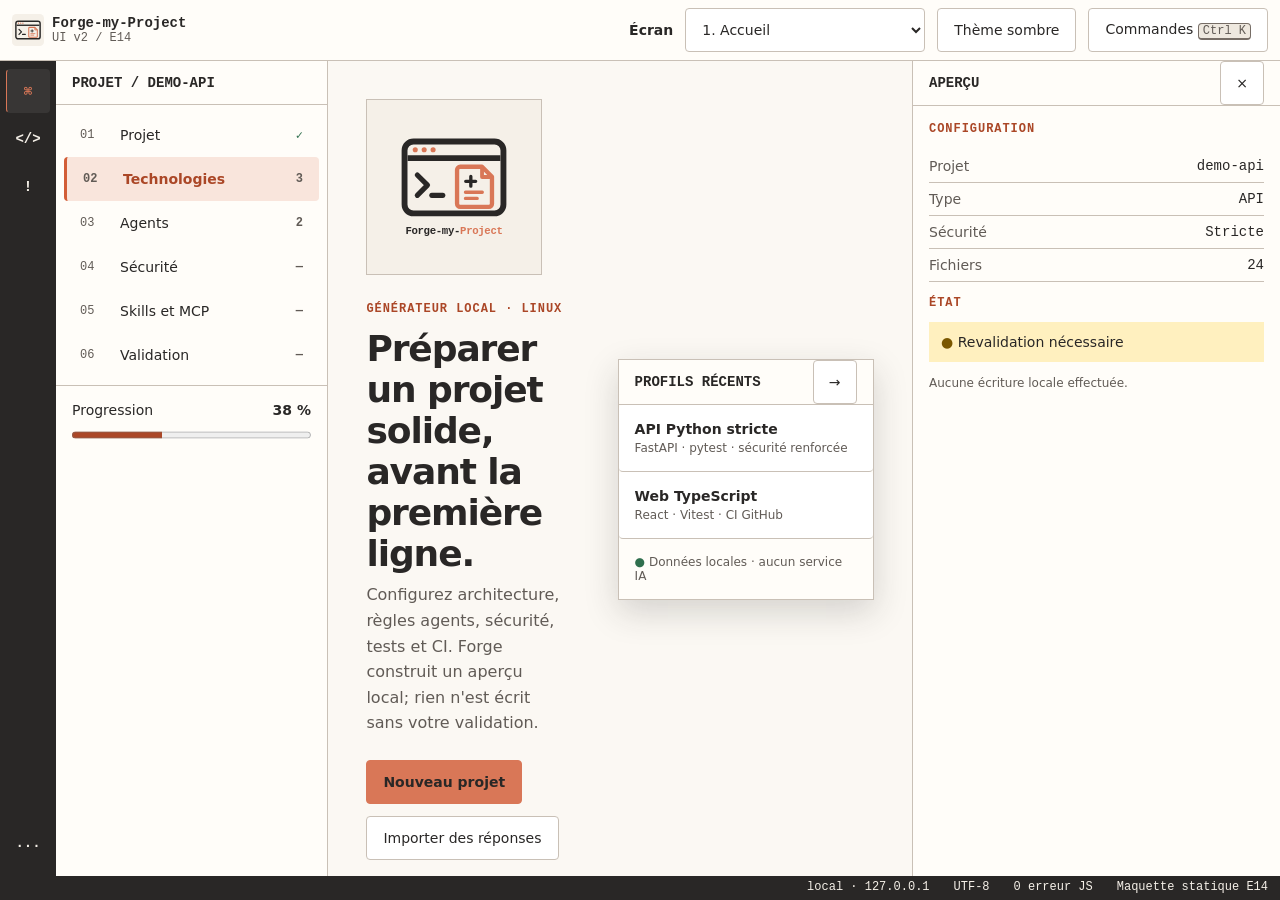
<file: docs/design-system/mockups/index.html>
<!doctype html>
<html lang="fr" data-theme="light">
<head>
  <meta charset="utf-8">
  <meta name="viewport" content="width=device-width, initial-scale=1">
  <title>Maquettes UI v2 — Forge-my-Project</title>
  <link rel="stylesheet" href="../tokens.css">
  <link rel="stylesheet" href="../components.css">
  <link rel="stylesheet" href="mockups.css">
  <script src="mockups.js" defer></script>
</head>
<body>
  <a class="skip-link" href="#workspace">Aller à la maquette</a>
  <header class="specimen-bar">
    <a class="brand" href="#welcome" aria-label="Forge-my-Project, accueil des maquettes">
      <img src="../../../assets/favicon.svg" alt="" width="32" height="32">
      <span>Forge-my-Project <small>UI v2 / E14</small></span>
    </a>
    <label class="screen-label" for="screen">Écran</label>
    <select id="screen">
      <option value="welcome">1. Accueil</option>
      <option value="questionnaire">2. Questionnaire</option>
      <option value="technologies">3. Technologies et agents</option>
      <option value="explorer">4. Exploration du projet</option>
      <option value="editor">5. Édition et validation</option>
      <option value="diagnostics">6. Diagnostics et sécurité</option>
    </select>
    <button type="button" id="theme" aria-pressed="false">Thème sombre</button>
    <button type="button" id="open-palette" aria-haspopup="dialog" aria-keyshortcuts="Control+K Control+Shift+P">Commandes <span class="kbd" aria-hidden="true">Ctrl K</span></button>
  </header>

  <main id="workspace" class="workspace" tabindex="-1">
    <aside class="activity" aria-label="Navigation principale">
      <button class="activity-item selected" type="button" aria-label="Configurer" title="Configurer">⌘</button>
      <button class="activity-item" type="button" aria-label="Explorer" title="Explorer">&lt;/&gt;</button>
      <button class="activity-item" type="button" aria-label="Diagnostics" title="Diagnostics">!</button>
      <span class="activity-spacer"></span>
      <button class="activity-item" type="button" aria-label="Réglages" title="Réglages">···</button>
    </aside>

    <aside class="navigation panel" aria-label="Étapes du projet">
      <div class="panel-header"><h2 class="panel-title">PROJET / DEMO-API</h2></div>
      <nav>
        <ol class="steps">
          <li class="done"><button type="button"><span>01</span> Projet <b>✓</b></button></li>
          <li class="current"><button type="button" aria-current="step"><span>02</span> Technologies <b>3</b></button></li>
          <li><button type="button"><span>03</span> Agents <b>2</b></button></li>
          <li><button type="button"><span>04</span> Sécurité <b>—</b></button></li>
          <li><button type="button"><span>05</span> Skills et MCP <b>—</b></button></li>
          <li><button type="button"><span>06</span> Validation <b>—</b></button></li>
        </ol>
      </nav>
      <div class="nav-foot"><span>Progression</span><strong>38 %</strong><progress value="38" max="100">38 %</progress></div>
    </aside>

    <section class="stage" aria-live="polite">
      <article class="screen" data-screen="welcome" id="welcome">
        <div class="welcome-grid">
          <section class="welcome-copy">
            <img src="../../../assets/logo.svg" alt="Forge-my-Project" class="full-logo">
            <p class="eyebrow">GÉNÉRATEUR LOCAL · LINUX</p>
            <h1>Préparer un projet solide,<br>avant la première ligne.</h1>
            <p>Configurez architecture, règles agents, sécurité, tests et CI. Forge construit un aperçu local; rien n'est écrit sans votre validation.</p>
            <div class="actions"><button class="button-primary" type="button">Nouveau projet</button><button type="button">Importer des réponses</button></div>
          </section>
          <aside class="recent panel" aria-labelledby="recent-title">
            <div class="panel-header"><h2 class="panel-title" id="recent-title">PROFILS RÉCENTS</h2><button class="icon-button" type="button" aria-label="Afficher tous les profils">→</button></div>
            <button class="recent-item" type="button"><strong>API Python stricte</strong><span>FastAPI · pytest · sécurité renforcée</span></button>
            <button class="recent-item" type="button"><strong>Web TypeScript</strong><span>React · Vitest · CI GitHub</span></button>
            <p class="local-note"><span aria-hidden="true">●</span> Données locales · aucun service IA</p>
          </aside>
        </div>
      </article>

      <article class="screen" data-screen="questionnaire" hidden>
        <header class="screen-heading"><div><p class="eyebrow">01 / PROJET</p><h1>Définir le projet</h1><p>Les champs structurent les documents générés. Votre description reste une donnée.</p></div><span class="badge">Brouillon enregistré</span></header>
        <form class="form-grid">
          <div class="field span-2"><label for="project-name">Nom du projet</label><input id="project-name" value="demo-api" aria-describedby="project-name-help"><p id="project-name-help" class="field-help">Minuscules, chiffres et tirets · 3 à 50 caractères</p></div>
          <div class="field"><label for="project-type">Type</label><select id="project-type"><option>API</option></select></div>
          <div class="field"><label for="profile">Profil</label><select id="profile"><option>API Python stricte</option></select></div>
          <div class="field span-2"><label for="description">Description et objectifs</label><textarea id="description" rows="5">Service local de démonstration, sans code métier généré.</textarea><p class="field-help">1 944 caractères disponibles</p></div>
          <fieldset class="architecture span-2"><legend>Architecture</legend><label><input type="radio" name="arch" checked> Suggestion des règles locales</label><label><input type="radio" name="arch"> Définition manuelle</label><pre>src/ → domaine / application / adaptateurs
tests/ → unitaires / intégration / e2e</pre></fieldset>
        </form>
      </article>

      <article class="screen" data-screen="technologies" hidden>
        <header class="screen-heading"><div><p class="eyebrow">02–03 / TECHNOLOGIES ET AGENTS</p><h1>Composer l'environnement</h1><p>Les incompatibilités sont explicites; les choix masqués ne sont pas envoyés.</p></div><label class="search"><span class="sr-only">Rechercher</span><input type="search" placeholder="Rechercher une technologie…"></label></header>
        <div class="selection-layout">
          <section><h2 class="group-title">LANGAGE · 1 SUR 1</h2><div class="choice-grid"><label class="choice selected-choice"><input type="radio" name="lang" checked><strong>Python</strong><span>3.12 · préféré</span></label><label class="choice"><input type="radio" name="lang"><strong>TypeScript</strong><span>6.0</span></label></div><h2 class="group-title">FRAMEWORK · 1 SUR 2</h2><div class="choice-grid"><label class="choice selected-choice"><input type="checkbox" checked><strong>FastAPI</strong><span>API typée</span></label><label class="choice"><input type="checkbox"><strong>Django</strong><span>Application complète</span></label></div></section>
          <aside class="selection-summary panel"><div class="panel-header"><h2 class="panel-title">SÉLECTION</h2><span class="badge">3 éléments</span></div><ul><li><span>Python</span><button aria-label="Retirer Python">×</button></li><li><span>FastAPI</span><button aria-label="Retirer FastAPI">×</button></li><li><span>pytest</span><button aria-label="Retirer pytest">×</button></li></ul><h3>Agents</h3><label class="agent"><input type="checkbox" checked> Codex <small>AGENTS.md</small></label><label class="agent"><input type="checkbox" checked> Claude Code <small>CLAUDE.md</small></label><p class="compat status-pass">✓ Configuration compatible</p></aside>
        </div>
      </article>

      <article class="screen editor-screen" data-screen="explorer" hidden>
        <div class="tabs" aria-label="Aperçu des vues proposées"><span class="tab" aria-current="page">Explorateur</span><span class="tab">Architecture</span><span class="tab">Aperçu</span></div>
        <div class="work-grid"><section class="tree panel" aria-labelledby="tree-title"><div class="panel-header"><h2 class="panel-title" id="tree-title">FICHIERS · 24</h2><button class="icon-button" aria-label="Réduire tous les dossiers">−</button></div><ul><li>▾ .github<ul><li>⌗ workflows/ci.yml</li></ul></li><li>▾ docs<ul><li>◇ ARCHITECTURE.md</li><li>◇ SECURITY.md</li></ul></li><li>▾ src<ul><li class="selected-file">◇ demo_api/__init__.py</li></ul></li><li>◇ AGENTS.md</li><li>◇ pyproject.toml</li></ul></section><section class="diagram panel"><div class="panel-header"><h2 class="panel-title">ARCHITECTURE</h2><span class="badge">Synchronisée</span></div><div class="diagram-canvas"><div class="node domain"><span>DOMAINE</span><strong>demo_api</strong><small>pur · sans dépendance</small></div><div class="arrow">↓</div><div class="node app"><span>APPLICATION</span><strong>services</strong><small>cas d'usage</small></div><div class="arrow split">↙ &nbsp; ↘</div><div class="node-row"><div class="node"><span>ENTRÉE</span><strong>FastAPI</strong></div><div class="node"><span>SORTIE</span><strong>adaptateurs</strong></div></div></div></section></div>
      </article>

      <article class="screen editor-screen" data-screen="editor" hidden>
        <div class="tabs" aria-label="Aperçu des fichiers ouverts"><span class="tab" aria-current="page">AGENTS.md <span aria-hidden="true">●</span></span><span class="tab">pyproject.toml</span></div>
        <div class="code-layout"><section class="code panel" aria-label="Éditeur AGENTS.md"><div class="code-lines" aria-hidden="true">1<br>2<br>3<br>4<br>5<br>6<br>7<br>8</div><pre><span class="syntax-h"># demo-api — instructions agents</span>

<span class="syntax-h">## Mission</span>
Construire une API locale maintenable.

<span class="syntax-h">## Commandes</span>
<span class="syntax-code">pytest -q</span>
<span class="syntax-code">ruff check .</span></pre></section><aside class="validation panel"><div class="panel-header"><h2 class="panel-title">VALIDATION</h2><span class="status status-warn">1 MODIFIÉ</span></div><div class="check-row"><span class="status-pass">✓</span><div><strong>Chemins</strong><small>Ensemble exact conservé</small></div></div><div class="check-row"><span class="status-pass">✓</span><div><strong>Contenu</strong><small>Aucun secret détecté</small></div></div><div class="check-row"><span class="status-warn">●</span><div><strong>Serveur</strong><small>Revalidation requise</small></div></div><button class="button-primary" type="button">Valider les modifications</button><button type="button">Rétablir le fichier</button></aside></div>
      </article>

      <article class="screen" data-screen="diagnostics" hidden>
        <header class="screen-heading"><div><p class="eyebrow">06 / VALIDATION</p><h1>Diagnostics et sécurité</h1><p>Les contrôles non vérifiés restent visibles et ne deviennent jamais PASS.</p></div><button class="button-primary" type="button">Relancer les contrôles</button></header>
        <div class="diagnostic-summary"><div><strong>18</strong><span class="status-pass">✓ PASS</span></div><div><strong>2</strong><span class="status-warn">? NON VÉRIFIÉ</span></div><div><strong>1</strong><span class="status-fail">× BLOQUANT</span></div></div>
        <section class="panel diagnostics-list" aria-label="Liste des diagnostics"><div class="filters"><button class="active-filter" type="button">Tous 21</button><button type="button">Bloquants 1</button><button type="button">Non vérifiés 2</button><label><span class="sr-only">Filtrer les diagnostics</span><input type="search" placeholder="Filtrer…"></label></div><div class="diagnostic"><span class="status status-fail">× FAIL</span><div><strong>Version Python incompatible</strong><p>Python 3.10 ne satisfait pas la version minimale 3.11.</p><code>configuration.technologies.python</code></div><button type="button">Corriger</button></div><div class="diagnostic"><span class="status status-warn">? NON VÉRIFIÉ</span><div><strong>Vulnérabilités du registre</strong><p>Le contrôle réseau n'a pas été demandé. Une confirmation sera requise avant écriture.</p><code>verification.osv</code></div><button type="button">Examiner</button></div><div class="diagnostic"><span class="status status-pass">✓ PASS</span><div><strong>Secrets et chemins</strong><p>Aucun secret connu; tous les chemins restent relatifs.</p><code>filesystem.preview</code></div><button type="button">Détails</button></div></section>
      </article>
    </section>

    <aside class="preview panel" aria-label="Aperçu contextuel">
      <div class="panel-header"><h2 class="panel-title">APERÇU</h2><button class="icon-button" type="button" aria-label="Masquer l'aperçu">×</button></div>
      <div class="preview-body"><p class="eyebrow">CONFIGURATION</p><dl><div><dt>Projet</dt><dd>demo-api</dd></div><div><dt>Type</dt><dd>API</dd></div><div><dt>Sécurité</dt><dd>Stricte</dd></div><div><dt>Fichiers</dt><dd>24</dd></div></dl><p class="eyebrow">ÉTAT</p><p class="state-line"><span class="status-warn">●</span> Revalidation nécessaire</p><p class="field-help">Aucune écriture locale effectuée.</p></div>
    </aside>
  </main>

  <div class="palette-backdrop" id="palette" hidden>
    <div class="command-palette" role="dialog" aria-modal="true" aria-labelledby="palette-title">
      <h2 class="sr-only" id="palette-title">Palette de commandes</h2>
      <label class="sr-only" for="palette-input">Rechercher une commande</label>
      <input id="palette-input" type="text" role="combobox" aria-autocomplete="list" aria-expanded="true"
             aria-controls="palette-list" aria-activedescendant="" autocomplete="off" spellcheck="false" placeholder="&gt; commande…">
      <ul class="palette-list" id="palette-list" role="listbox" aria-label="Commandes disponibles">
        <li class="palette-option" role="option" id="cmd-welcome" data-screen-target="welcome">Aller à : Accueil <span class="kbd">Ctrl 1</span></li>
        <li class="palette-option" role="option" id="cmd-questionnaire" data-screen-target="questionnaire">Aller à : Questionnaire <span class="kbd">Ctrl 2</span></li>
        <li class="palette-option" role="option" id="cmd-technologies" data-screen-target="technologies">Aller à : Technologies et agents <span class="kbd">Ctrl 3</span></li>
        <li class="palette-option" role="option" id="cmd-explorer" data-screen-target="explorer">Aller à : Exploration du projet <span class="kbd">Ctrl 4</span></li>
        <li class="palette-option" role="option" id="cmd-editor" data-screen-target="editor">Aller à : Édition et validation <span class="kbd">Ctrl 5</span></li>
        <li class="palette-option" role="option" id="cmd-diagnostics" data-screen-target="diagnostics">Aller à : Diagnostics et sécurité <span class="kbd">Ctrl 6</span></li>
        <li class="palette-option" role="option" id="cmd-theme" data-action="theme">Basculer le thème clair / sombre</li>
        <li class="palette-option" role="option" id="cmd-checks" aria-disabled="true">Relancer les contrôles <span class="kbd">indisponible dans la maquette</span></li>
      </ul>
      <p class="palette-empty" id="palette-empty" role="status" hidden>Aucune commande ne correspond.</p>
      <p class="palette-hint">↑ ↓ pour choisir · Entrée pour exécuter · Échap pour fermer. Seules les commandes réellement disponibles sont proposées ; aucune saisie n'est exécutée comme commande système.</p>
    </div>
  </div>

  <footer class="statusbar"><span>local · 127.0.0.1</span><span>UTF-8</span><span>0 erreur JS</span><span>Maquette statique E14</span></footer>
</body>
</html>
</file>
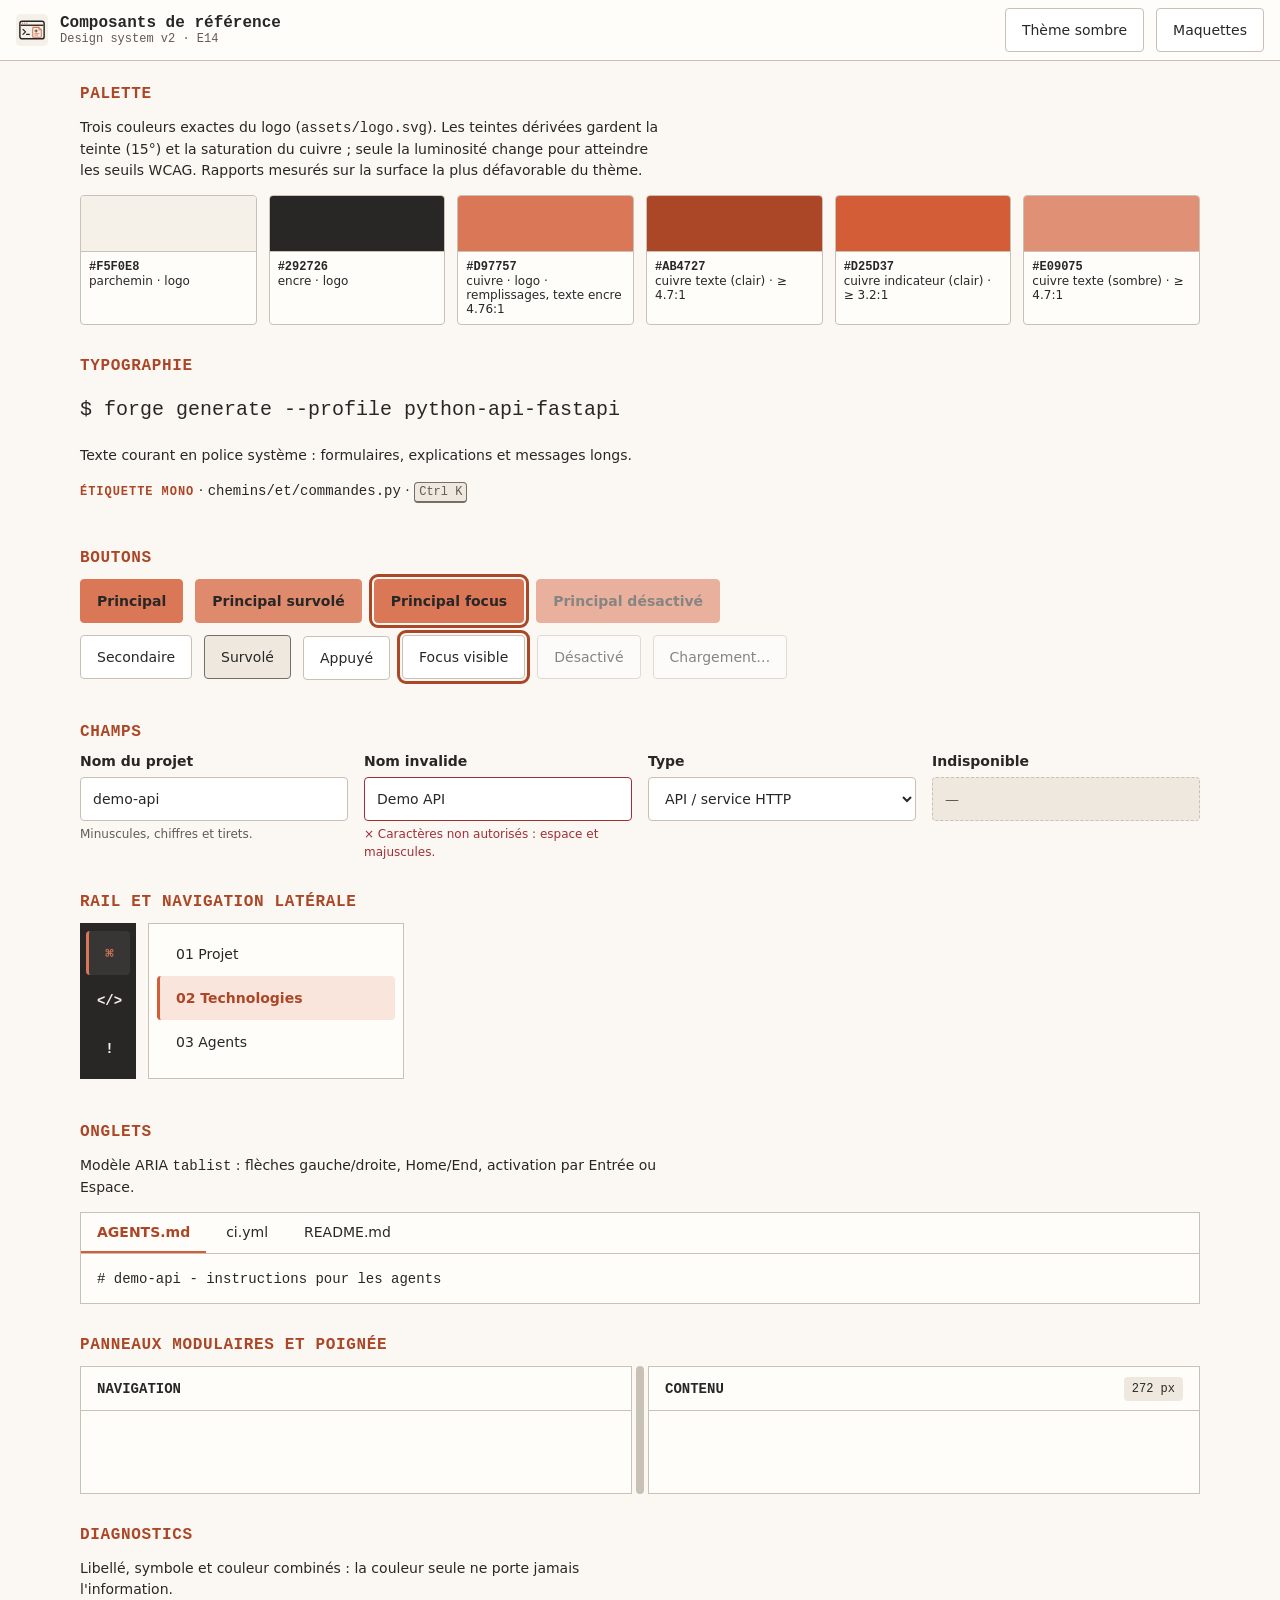
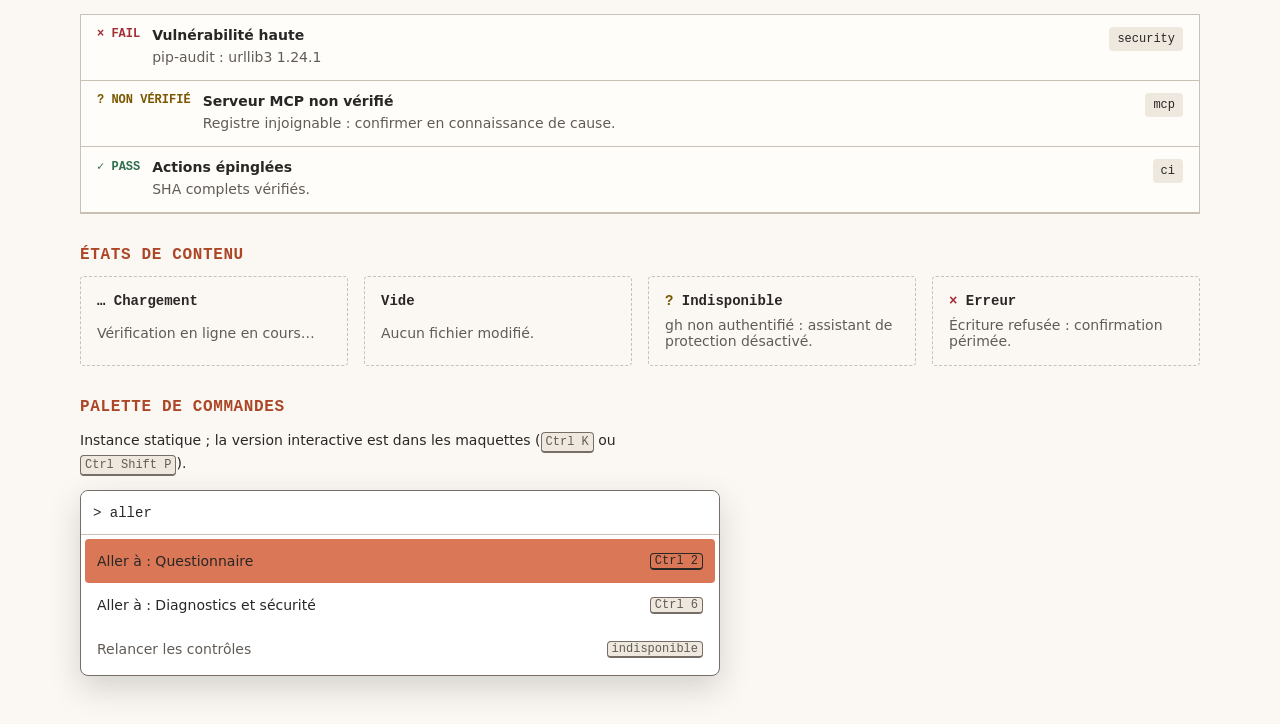
<file: docs/design-system/components.html>
<!doctype html>
<html lang="fr" data-theme="light">
<head>
  <meta charset="utf-8">
  <meta name="viewport" content="width=device-width, initial-scale=1">
  <title>Composants de référence — Forge-my-Project</title>
  <link rel="stylesheet" href="tokens.css">
  <link rel="stylesheet" href="components.css">
  <link rel="stylesheet" href="reference.css">
  <script src="components.js" defer></script>
</head>
<body>
  <a class="skip-link" href="#content">Aller aux composants</a>
  <header class="ref-bar">
    <img src="../../assets/favicon.svg" alt="" width="32" height="32">
    <h1>Composants de référence <small>Design system v2 · E14</small></h1>
    <button type="button" id="theme" aria-pressed="false">Thème sombre</button>
    <a class="button" href="mockups/index.html">Maquettes</a>
  </header>

  <main id="content" class="ref-main" tabindex="-1">
    <section aria-labelledby="palette-heading">
      <h2 id="palette-heading">Palette</h2>
      <p>Trois couleurs exactes du logo (<code>assets/logo.svg</code>). Les teintes dérivées gardent la teinte (15°) et la saturation du cuivre ; seule la luminosité change pour atteindre les seuils WCAG. Rapports mesurés sur la surface la plus défavorable du thème.</p>
      <div class="swatches">
        <figure><span style="background:#f5f0e8"></span><figcaption><b>#F5F0E8</b> parchemin · logo</figcaption></figure>
        <figure><span style="background:#292726"></span><figcaption><b>#292726</b> encre · logo</figcaption></figure>
        <figure><span style="background:#d97757"></span><figcaption><b>#D97757</b> cuivre · logo · remplissages, texte encre 4.76:1</figcaption></figure>
        <figure><span style="background:#ab4727"></span><figcaption><b>#AB4727</b> cuivre texte (clair) · ≥ 4.7:1</figcaption></figure>
        <figure><span style="background:#d25d37"></span><figcaption><b>#D25D37</b> cuivre indicateur (clair) · ≥ 3.2:1</figcaption></figure>
        <figure><span style="background:#e09075"></span><figcaption><b>#E09075</b> cuivre texte (sombre) · ≥ 4.7:1</figcaption></figure>
      </div>
    </section>

    <section aria-labelledby="type-heading">
      <h2 id="type-heading">Typographie</h2>
      <p class="mono specimen-mono">$ forge generate --profile python-api-fastapi</p>
      <p>Texte courant en police système : formulaires, explications et messages longs.</p>
      <p><span class="eyebrow-ref">ÉTIQUETTE MONO</span> · <code>chemins/et/commandes.py</code> · <span class="kbd">Ctrl K</span></p>
    </section>

    <section aria-labelledby="buttons-heading">
      <h2 id="buttons-heading">Boutons</h2>
      <div class="row">
        <button type="button" class="button-primary">Principal</button>
        <button type="button" class="button-primary is-hover">Principal survolé</button>
        <button type="button" class="button-primary is-focus">Principal focus</button>
        <button type="button" class="button-primary" disabled>Principal désactivé</button>
      </div>
      <div class="row">
        <button type="button">Secondaire</button>
        <button type="button" class="is-hover">Survolé</button>
        <button type="button" class="is-active">Appuyé</button>
        <button type="button" class="is-focus">Focus visible</button>
        <button type="button" disabled>Désactivé</button>
        <button type="button" aria-busy="true" disabled>Chargement…</button>
      </div>
    </section>

    <section aria-labelledby="fields-heading">
      <h2 id="fields-heading">Champs</h2>
      <div class="grid-2">
        <div><label for="f-name">Nom du projet</label><input id="f-name" value="demo-api" aria-describedby="f-name-help"><p class="field-help" id="f-name-help">Minuscules, chiffres et tirets.</p></div>
        <div><label for="f-bad">Nom invalide</label><input id="f-bad" value="Demo API" aria-invalid="true" aria-describedby="f-bad-error"><p class="field-help field-error" id="f-bad-error">× Caractères non autorisés : espace et majuscules.</p></div>
        <div><label for="f-type">Type</label><select id="f-type"><option>API / service HTTP</option><option>Bibliothèque</option></select></div>
        <div><label for="f-off">Indisponible</label><input id="f-off" value="—" disabled></div>
      </div>
    </section>

    <section aria-labelledby="nav-heading">
      <h2 id="nav-heading">Rail et navigation latérale</h2>
      <div class="row nav-demo">
        <nav class="rail" aria-label="Rail d'exemple">
          <button class="rail-item" type="button" aria-current="page" aria-label="Configurer">⌘</button>
          <button class="rail-item" type="button" aria-label="Explorer">&lt;/&gt;</button>
          <button class="rail-item" type="button" aria-label="Diagnostics">!</button>
        </nav>
        <nav class="panel nav-panel" aria-label="Navigation d'exemple">
          <ul class="nav-list">
            <li><button class="nav-item" type="button">01 Projet</button></li>
            <li><button class="nav-item" type="button" aria-current="step">02 Technologies</button></li>
            <li><button class="nav-item" type="button">03 Agents</button></li>
          </ul>
        </nav>
      </div>
    </section>

    <section aria-labelledby="tabs-heading">
      <h2 id="tabs-heading">Onglets</h2>
      <p>Modèle ARIA <code>tablist</code> : flèches gauche/droite, Home/End, activation par Entrée ou Espace.</p>
      <div class="panel">
        <div role="tablist" aria-label="Fichiers ouverts" id="demo-tabs">
          <button role="tab" type="button" id="tab-agents" aria-selected="true" aria-controls="panel-agents">AGENTS.md</button>
          <button role="tab" type="button" id="tab-ci" aria-selected="false" aria-controls="panel-ci" tabindex="-1">ci.yml</button>
          <button role="tab" type="button" id="tab-readme" aria-selected="false" aria-controls="panel-readme" tabindex="-1">README.md</button>
        </div>
        <div role="tabpanel" id="panel-agents" aria-labelledby="tab-agents"><code># demo-api - instructions pour les agents</code></div>
        <div role="tabpanel" id="panel-ci" aria-labelledby="tab-ci" hidden><code>name: CI</code></div>
        <div role="tabpanel" id="panel-readme" aria-labelledby="tab-readme" hidden><code># demo-api</code></div>
      </div>
    </section>

    <section aria-labelledby="panels-heading">
      <h2 id="panels-heading">Panneaux modulaires et poignée</h2>
      <div class="split-demo">
        <section class="panel" aria-label="Navigation"><div class="panel-header"><h3 class="panel-title">NAVIGATION</h3></div></section>
        <div class="splitter" role="separator" tabindex="0" aria-orientation="vertical" aria-label="Largeur de la navigation"
             aria-valuemin="240" aria-valuemax="320" aria-valuenow="272"></div>
        <section class="panel" aria-label="Contenu"><div class="panel-header"><h3 class="panel-title">CONTENU</h3><span class="badge">272 px</span></div></section>
      </div>
    </section>

    <section aria-labelledby="diag-heading">
      <h2 id="diag-heading">Diagnostics</h2>
      <p>Libellé, symbole et couleur combinés : la couleur seule ne porte jamais l'information.</p>
      <div class="panel">
        <div class="diagnostic"><span class="status status-fail">× FAIL</span><div><strong>Vulnérabilité haute</strong><p>pip-audit : urllib3 1.24.1</p></div><span class="badge">security</span></div>
        <div class="diagnostic"><span class="status status-unverified">? NON VÉRIFIÉ</span><div><strong>Serveur MCP non vérifié</strong><p>Registre injoignable : confirmer en connaissance de cause.</p></div><span class="badge">mcp</span></div>
        <div class="diagnostic"><span class="status status-pass">✓ PASS</span><div><strong>Actions épinglées</strong><p>SHA complets vérifiés.</p></div><span class="badge">ci</span></div>
      </div>
    </section>

    <section aria-labelledby="states-heading">
      <h2 id="states-heading">États de contenu</h2>
      <div class="grid-2">
        <div class="state state-loading" role="status"><strong>Chargement</strong>Vérification en ligne en cours…</div>
        <div class="state"><strong>Vide</strong>Aucun fichier modifié.</div>
        <div class="state state-unavailable"><strong>Indisponible</strong>gh non authentifié : assistant de protection désactivé.</div>
        <div class="state state-error" role="alert"><strong>Erreur</strong>Écriture refusée : confirmation périmée.</div>
      </div>
    </section>

    <section aria-labelledby="palette-cmd-heading">
      <h2 id="palette-cmd-heading">Palette de commandes</h2>
      <p>Instance statique ; la version interactive est dans les maquettes (<span class="kbd">Ctrl K</span> ou <span class="kbd">Ctrl Shift P</span>).</p>
      <div class="command-palette static-palette">
        <label class="sr-only" for="ref-palette-input">Rechercher une commande</label>
        <input id="ref-palette-input" type="text" value="&gt; aller" readonly>
        <ul class="palette-list" role="listbox" aria-label="Exemple de commandes">
          <li class="palette-option" role="option" aria-selected="true">Aller à : Questionnaire <span class="kbd">Ctrl 2</span></li>
          <li class="palette-option" role="option" aria-selected="false">Aller à : Diagnostics et sécurité <span class="kbd">Ctrl 6</span></li>
          <li class="palette-option" role="option" aria-disabled="true">Relancer les contrôles <span class="kbd">indisponible</span></li>
        </ul>
      </div>
    </section>
  </main>
</body>
</html>
</file>
<file: docs/design-system/tokens.css>
:root {
  color-scheme: light;
  --brand-paper: #f5f0e8;
  --brand-ink: #292726;
  --brand-copper: #d97757;
  --surface-canvas: #fbf8f3;
  --surface-panel: #fffdf9;
  --surface-raised: #ffffff;
  --surface-subtle: #eee8df;
  --text-primary: #292726;
  --text-secondary: #615b56;
  --text-inverse: #fffaf4;
  --border-default: #c9c0b6;
  --border-strong: #766d66;
  /* Cuivre du logo : exact pour les remplissages et les grandes surfaces graphiques ;
     derives a la meme teinte (15 deg) et saturation pour le texte et les indicateurs fins. */
  --accent-fill: #d97757;          /* = --brand-copper ; texte --on-accent : 4.76:1 */
  --accent-fill-hover: #e08a6d;    /* encre dessus : 5.68:1 */
  --on-accent: #292726;            /* = --brand-ink */
  --accent-default: #ab4727;       /* texte et liens : >= 4.7:1 sur toutes les surfaces claires */
  --accent-hover: #9a4023;         /* >= 5.5:1 */
  --accent-indicator: #d25d37;     /* soulignement, bordure selectionnee : >= 3.2:1 */
  --accent-soft: #f9e5dc;          /* fond selectionne : texte cuivre 4.72:1, texte principal 12.2:1 */
  --focus-ring: #ab4727;           /* >= 4.7:1 : focus toujours visible */
  --status-pass: #2f6f4e;
  --status-pass-bg: #e1f0e7;
  --status-warn: #7a5700;
  --status-warn-bg: #fff0bf;
  --status-fail: #a12e37;
  --status-fail-bg: #f9dfe1;
  --status-info: #315f85;
  --status-info-bg: #deebf5;
  --font-ui: system-ui, -apple-system, "Segoe UI", sans-serif;
  --font-mono: "Liberation Mono", "DejaVu Sans Mono", "Courier New", monospace;
  --text-xs: 0.75rem;
  --text-sm: 0.875rem;
  --text-md: 1rem;
  --text-lg: 1.25rem;
  --text-xl: 1.5rem;
  --space-1: 0.25rem;
  --space-2: 0.5rem;
  --space-3: 0.75rem;
  --space-4: 1rem;
  --space-5: 1.5rem;
  --space-6: 2rem;
  --space-7: 3rem;
  --radius-sm: 0.25rem;
  --radius-md: 0.5rem;
  --border-width: 1px;
  --control-height: 2.75rem;
  --rail-width: 3.5rem;
  --nav-width: 17rem;
  --preview-width: 23rem;
  --duration-fast: 120ms;
  --duration-default: 180ms;
  --shadow-overlay: 0 12px 32px rgb(41 39 38 / 18%);
}

[data-theme="dark"] {
  color-scheme: dark;
  --surface-canvas: #211f1e;
  --surface-panel: #292726;
  --surface-raised: #322f2d;
  --surface-subtle: #3b3734;
  --text-primary: #f5f0e8;
  --text-secondary: #c9c0b6;
  --text-inverse: #292726;
  --border-default: #5c5550;
  --border-strong: #aaa098;
  --accent-fill: #d97757;          /* cuivre exact du logo, texte encre : 4.76:1 */
  --accent-fill-hover: #e08a6d;
  --on-accent: #292726;
  --accent-default: #e09075;       /* texte et liens : >= 4.7:1 sur toutes les surfaces sombres */
  --accent-hover: #e5a18b;         /* >= 5.5:1 */
  --accent-indicator: #d97757;     /* cuivre exact : >= 3.77:1 sur toutes les surfaces sombres */
  --accent-soft: #4b322a;          /* fond selectionne : texte cuivre 4.70:1, texte principal 10.3:1 */
  --focus-ring: #e09075;
  --status-pass: #8fd0aa;
  --status-pass-bg: #253f32;
  --status-warn: #f0cc70;
  --status-warn-bg: #473b20;
  --status-fail: #f0a0a7;
  --status-fail-bg: #4c2b2e;
  --status-info: #9bc5e5;
  --status-info-bg: #293d4c;
}

@media (prefers-reduced-motion: reduce) {
  :root { --duration-fast: 0ms; --duration-default: 0ms; }
}
</file>
<file: docs/design-system/components.css>
*, *::before, *::after { box-sizing: border-box; }
[hidden] { display: none !important; }
body { margin: 0; color: var(--text-primary); background: var(--surface-canvas); font-family: var(--font-ui); font-size: var(--text-sm); }
button, input, select, textarea { font: inherit; color: inherit; }
button, .button { min-height: var(--control-height); border: 1px solid var(--border-default); border-radius: var(--radius-sm); padding: 0 var(--space-4); background: var(--surface-raised); cursor: pointer; }
button:hover { border-color: var(--border-strong); background: var(--surface-subtle); }
button:active { transform: translateY(1px); }
button:disabled { opacity: .55; cursor: not-allowed; transform: none; }
.button-primary { color: var(--on-accent); border-color: var(--accent-fill); background: var(--accent-fill); font-weight: 700; }
.button-primary:hover { border-color: var(--accent-fill-hover); background: var(--accent-fill-hover); }
:focus-visible { outline: 3px solid var(--focus-ring); outline-offset: 2px; }
label { display: block; margin-bottom: var(--space-2); font-weight: 650; }
input, select, textarea { width: 100%; min-height: var(--control-height); border: 1px solid var(--border-default); border-radius: var(--radius-sm); padding: var(--space-2) var(--space-3); background: var(--surface-raised); }
textarea, code, pre, .mono { font-family: var(--font-mono); }
.field-help { margin: var(--space-1) 0 0; color: var(--text-secondary); font-size: var(--text-xs); }
.field-error { color: var(--status-fail); }
.panel { min-width: 0; border: 1px solid var(--border-default); background: var(--surface-panel); }
.panel-header { display: flex; min-height: 2.75rem; align-items: center; justify-content: space-between; gap: var(--space-3); border-bottom: 1px solid var(--border-default); padding: 0 var(--space-4); }
.panel-title { margin: 0; font-family: var(--font-mono); font-size: var(--text-sm); }
.tabs { display: flex; gap: var(--space-1); overflow-x: auto; border-bottom: 1px solid var(--border-default); }
.tab { display: inline-flex; min-height: 2.5rem; align-items: center; padding: 0 var(--space-4); border-bottom: 2px solid transparent; white-space: nowrap; }
.tab[aria-current="page"], .tab[aria-selected="true"] { border-bottom-color: var(--accent-indicator); color: var(--accent-default); font-weight: 700; }
.diagnostic { display: grid; grid-template-columns: auto 1fr auto; gap: var(--space-3); align-items: start; padding: var(--space-3) var(--space-4); border-bottom: 1px solid var(--border-default); }
.status { font-family: var(--font-mono); font-size: var(--text-xs); font-weight: 700; }
.status-pass { color: var(--status-pass); }
.status-warn { color: var(--status-warn); }
.status-fail { color: var(--status-fail); }
.badge { display: inline-flex; align-items: center; min-height: 1.5rem; border-radius: var(--radius-sm); padding: 0 var(--space-2); background: var(--surface-subtle); font-family: var(--font-mono); font-size: var(--text-xs); }
.skip-link { position: fixed; z-index: 100; top: var(--space-2); left: var(--space-2); transform: translateY(-160%); padding: var(--space-3); color: var(--on-accent); background: var(--accent-fill); }
.skip-link:focus { transform: none; }
.sr-only { position: absolute; width: 1px; height: 1px; overflow: hidden; clip: rect(0 0 0 0); white-space: nowrap; }

/* --- Complements E14 (reprise) : composants de reference pour E15/E16 --------------------------
   Les classes .is-hover / .is-active rendent visibles, sur la page de reference, des etats
   normalement declenches par la souris ; elles ne remplacent jamais :hover, :active ou :focus-visible. */
button.is-hover { border-color: var(--border-strong); background: var(--surface-subtle); }
.button-primary.is-hover { border-color: var(--accent-fill-hover); background: var(--accent-fill-hover); }
button.is-active { transform: translateY(1px); }
button.is-focus { outline: 3px solid var(--focus-ring); outline-offset: 2px; }
[aria-busy="true"] { cursor: progress; }
input[aria-invalid="true"], textarea[aria-invalid="true"], select[aria-invalid="true"] { border-color: var(--status-fail); }
.kbd { display: inline-flex; min-width: 1.5rem; justify-content: center; border: 1px solid var(--border-strong); border-bottom-width: 2px; border-radius: var(--radius-sm); padding: 0 var(--space-1); color: var(--text-secondary); background: var(--surface-subtle); font-family: var(--font-mono); font-size: var(--text-xs); }

/* Rail d'activite et navigation laterale */
.rail { display: flex; flex-direction: column; align-items: center; gap: var(--space-1); width: var(--rail-width); padding: var(--space-2) 0; color: var(--brand-paper); background: var(--brand-ink); }
.rail-item { width: 2.75rem; min-height: 2.75rem; padding: 0; border: 0; border-left: 3px solid transparent; color: inherit; background: transparent; font-family: var(--font-mono); font-weight: 700; }
.rail-item:hover, .rail-item[aria-current="page"] { color: var(--brand-copper); border-left-color: var(--brand-copper); background: rgb(255 255 255 / 7%); }
.nav-list { margin: 0; padding: var(--space-2); list-style: none; }
.nav-item { display: flex; width: 100%; min-height: var(--control-height); align-items: center; gap: var(--space-2); border: 0; border-left: 3px solid transparent; text-align: left; background: transparent; }
.nav-item[aria-current] { border-left-color: var(--accent-indicator); color: var(--accent-default); background: var(--accent-soft); font-weight: 700; }

/* Onglets : modele ARIA tabs (fleches, Home/End, activation explicite) */
[role="tablist"] { display: flex; gap: var(--space-1); overflow-x: auto; border-bottom: 1px solid var(--border-default); }
[role="tab"] { min-height: 2.5rem; border: 0; border-bottom: 2px solid transparent; border-radius: 0; background: transparent; white-space: nowrap; }
[role="tab"][aria-selected="true"] { border-bottom-color: var(--accent-indicator); color: var(--accent-default); font-weight: 700; }
[role="tabpanel"] { padding: var(--space-4); }

/* Poignee de redimensionnement : role separator, cible 16 px, trait visible 8 px */
.splitter { position: relative; flex: 0 0 1rem; cursor: col-resize; background: transparent; }
.splitter::before { content: ""; position: absolute; inset: 0 calc(50% - 0.25rem); border-radius: var(--radius-sm); background: var(--border-default); }
.splitter:hover::before, .splitter:focus-visible::before { background: var(--accent-indicator); }

/* Palette de commandes : dialog modal + combobox + listbox (aria-activedescendant) */
.palette-backdrop { position: fixed; inset: 0; z-index: 50; display: grid; place-items: start center; padding-top: 12vh; background: rgb(41 39 38 / 45%); }
.command-palette { width: min(40rem, calc(100vw - 2rem)); border: 1px solid var(--border-strong); border-radius: var(--radius-md); background: var(--surface-raised); box-shadow: var(--shadow-overlay); }
.command-palette input { border: 0; border-bottom: 1px solid var(--border-default); border-radius: var(--radius-md) var(--radius-md) 0 0; font-family: var(--font-mono); }
.palette-list { max-height: 50vh; margin: 0; padding: var(--space-1); overflow: auto; list-style: none; }
.palette-option { display: flex; min-height: var(--control-height); align-items: center; justify-content: space-between; gap: var(--space-3); border-radius: var(--radius-sm); padding: 0 var(--space-3); cursor: pointer; }
.palette-option[aria-selected="true"] { color: var(--on-accent); background: var(--accent-fill); }
.palette-option[aria-selected="true"] .kbd { color: var(--on-accent); border-color: var(--on-accent); background: transparent; }
.palette-option[aria-disabled="true"] { color: var(--text-secondary); cursor: not-allowed; }
.palette-empty, .palette-hint { margin: 0; padding: var(--space-3); color: var(--text-secondary); font-size: var(--text-xs); }

/* Tiroir (mobile < 768 px) */
.drawer { position: fixed; inset: 0 auto 0 0; z-index: 40; width: min(20rem, 88vw); overflow: auto; border-right: 1px solid var(--border-strong); background: var(--surface-panel); box-shadow: var(--shadow-overlay); }

/* Etats de contenu : jamais signales par la seule couleur */
.state { display: grid; gap: var(--space-2); justify-items: start; border: 1px dashed var(--border-default); border-radius: var(--radius-sm); padding: var(--space-4); color: var(--text-secondary); }
.state strong { color: var(--text-primary); font-family: var(--font-mono); }
.state-unavailable strong::before { content: "? "; color: var(--status-warn); }
.state-error strong::before { content: "× "; color: var(--status-fail); }
.state-loading strong::before { content: "… "; }
.status-unverified { color: var(--status-warn); }

/* Controles natifs : cuivre de l'identite plutot que le bleu du navigateur ; desactive distinct. */
input[type="checkbox"], input[type="radio"], progress { accent-color: var(--accent-default); }
input:disabled, select:disabled, textarea:disabled { border-style: dashed; color: var(--text-secondary); background: var(--surface-subtle); cursor: not-allowed; }
</file>
<file: docs/design-system/mockups/mockups.css>
html, body { min-height: 100%; }
body { display: grid; grid-template-rows: auto 1fr auto; height: 100vh; overflow: hidden; }
.specimen-bar { display: flex; align-items: center; gap: var(--space-3); min-height: 3.5rem; border-bottom: 1px solid var(--border-default); padding: var(--space-2) var(--space-3); background: var(--surface-panel); }
.brand { display: flex; align-items: center; gap: var(--space-2); margin-right: auto; color: inherit; font-family: var(--font-mono); font-weight: 700; text-decoration: none; }
.brand small { display: block; color: var(--text-secondary); font-size: var(--text-xs); font-weight: 400; }
.screen-label { margin: 0; }
#screen { width: 15rem; }
.workspace { display: grid; grid-template-columns: var(--rail-width) minmax(14rem, var(--nav-width)) minmax(32rem, 1fr) minmax(18rem, var(--preview-width)); min-height: 0; }
.activity { display: flex; flex-direction: column; align-items: center; gap: var(--space-1); padding: var(--space-2) 0; color: var(--brand-paper); background: var(--brand-ink); }
.activity-item { width: 2.75rem; min-height: 2.75rem; padding: 0; color: inherit; border-color: transparent; background: transparent; font-family: var(--font-mono); font-weight: 700; }
.activity-item:hover, .activity-item.selected { color: var(--brand-copper); border-left-color: var(--brand-copper); background: rgb(255 255 255 / 7%); }
.activity-spacer { flex: 1; }
.navigation, .preview { border-width: 0 1px 0 0; overflow: auto; }
.preview { border-width: 0 0 0 1px; }
.steps { margin: 0; padding: var(--space-2); list-style: none; }
.steps button { display: grid; grid-template-columns: 2rem 1fr auto; width: 100%; align-items: center; gap: var(--space-2); border: 0; text-align: left; background: transparent; }
.steps button span, .steps button b { color: var(--text-secondary); font-family: var(--font-mono); font-size: var(--text-xs); }
.steps .current button { color: var(--accent-default); border-left: 3px solid var(--accent-indicator); background: var(--accent-soft); font-weight: 700; }
.steps .done button b { color: var(--status-pass); }
.nav-foot { margin-top: auto; border-top: 1px solid var(--border-default); padding: var(--space-4); }
.nav-foot span, .nav-foot strong { display: inline-block; margin-bottom: var(--space-2); }
.nav-foot strong { float: right; }
progress { width: 100%; accent-color: var(--accent-default); }
.stage { min-width: 0; overflow: auto; background: var(--surface-canvas); }
.screen { min-height: 100%; padding: clamp(1rem, 3vw, 3rem); }
.screen-heading { display: flex; justify-content: space-between; gap: var(--space-5); align-items: start; margin-bottom: var(--space-6); }
h1 { margin: var(--space-1) 0 var(--space-2); font-size: clamp(1.5rem, 3vw, 2.25rem); letter-spacing: -.03em; }
h2, h3, p { margin-top: 0; }
.eyebrow, .group-title { color: var(--accent-default); font-family: var(--font-mono); font-size: var(--text-xs); font-weight: 700; letter-spacing: .08em; }
.welcome-grid { display: grid; grid-template-columns: minmax(0, 1.4fr) minmax(16rem, .8fr); gap: clamp(2rem, 4vw, 4rem); align-items: center; min-height: calc(100vh - 10rem); max-width: 70rem; margin: auto; }
.full-logo { width: 11rem; height: auto; margin-bottom: var(--space-5); border: 1px solid var(--border-default); }
.welcome-copy > p:not(.eyebrow) { max-width: 42rem; color: var(--text-secondary); font-size: var(--text-md); line-height: 1.6; }
.actions { display: flex; flex-wrap: wrap; gap: var(--space-3); margin-top: var(--space-5); }
.recent { box-shadow: var(--shadow-overlay); }
.icon-button { width: 2.75rem; padding: 0; }
.recent-item { display: block; width: 100%; height: auto; padding: var(--space-4); border: 0; border-bottom: 1px solid var(--border-default); text-align: left; }
.recent-item span { display: block; margin-top: var(--space-1); color: var(--text-secondary); font-size: var(--text-xs); }
.local-note { margin: 0; padding: var(--space-4); color: var(--text-secondary); font-size: var(--text-xs); }
.local-note span { color: var(--status-pass); }
.form-grid { display: grid; grid-template-columns: 1fr 1fr; gap: var(--space-5); max-width: 52rem; }
.form-grid > * { min-width: 0; }
.span-2 { grid-column: 1 / -1; }
.architecture { min-inline-size: 0; border: 1px solid var(--border-default); padding: var(--space-4); }
.architecture label { display: inline-flex; align-items: center; gap: var(--space-2); margin-right: var(--space-5); }
.architecture input { width: auto; }
.architecture pre { max-width: 100%; padding: var(--space-4); overflow: auto; overflow-wrap: anywhere; white-space: pre-wrap; background: var(--surface-subtle); }
.search { width: min(20rem, 100%); }
.selection-layout { display: grid; grid-template-columns: minmax(20rem, 1fr) 20rem; gap: var(--space-5); }
.choice-grid { display: grid; grid-template-columns: repeat(2, minmax(8.5rem, 1fr)); gap: var(--space-3); margin-bottom: var(--space-6); }
.choice { display: grid; grid-template-columns: auto 1fr; gap: var(--space-1) var(--space-3); min-height: 5rem; border: 1px solid var(--border-default); padding: var(--space-4); background: var(--surface-panel); }
.choice input { grid-row: 1 / 3; width: 1rem; min-height: 1rem; }
.choice span { color: var(--text-secondary); font-size: var(--text-xs); }
.selected-choice { border-color: var(--accent-indicator); background: var(--accent-soft); }
.selection-summary ul { margin: 0; padding: var(--space-2); list-style: none; }
.selection-summary li { display: flex; justify-content: space-between; align-items: center; padding: var(--space-2); border-bottom: 1px solid var(--border-default); }
.selection-summary li button { width: 2.75rem; padding: 0; border: 0; background: transparent; }
.selection-summary h3, .selection-summary .agent, .compat { margin: var(--space-3); }
.agent { display: grid; grid-template-columns: auto 1fr auto; gap: var(--space-2); align-items: center; }
.agent input { width: 1rem; min-height: 1rem; }
.agent small { color: var(--text-secondary); }
.editor-screen { padding: 0; }
.work-grid, .code-layout { display: grid; grid-template-columns: minmax(15rem, .7fr) minmax(24rem, 1.3fr); min-height: calc(100% - 2.5rem); }
.tree, .diagram, .code, .validation { border-width: 0 1px 0 0; }
.tree ul { list-style: none; padding-left: var(--space-4); line-height: 2; font-family: var(--font-mono); font-size: var(--text-xs); }
.selected-file { color: var(--accent-default); background: var(--accent-soft); }
.diagram-canvas { display: flex; min-height: 32rem; flex-direction: column; align-items: center; justify-content: center; padding: var(--space-5); }
.node { min-width: 12rem; border: 1px solid var(--border-default); border-left: 4px solid var(--accent-indicator); padding: var(--space-3); background: var(--surface-raised); }
.node span, .node small { display: block; color: var(--text-secondary); font-family: var(--font-mono); font-size: var(--text-xs); }
.arrow { padding: var(--space-2); color: var(--text-secondary); }
.node-row { display: flex; gap: var(--space-6); }
.code-layout { grid-template-columns: minmax(28rem, 1fr) 20rem; }
.code { display: grid; grid-template-columns: 3rem 1fr; background: var(--surface-panel); }
.code-lines { padding: var(--space-5) var(--space-2); color: var(--text-secondary); background: var(--surface-subtle); text-align: right; font-family: var(--font-mono); line-height: 1.65; }
.code pre { margin: 0; padding: var(--space-5); line-height: 1.65; white-space: pre-wrap; }
.syntax-h { color: var(--accent-default); font-weight: 700; }
.syntax-code { color: var(--status-info); }
.validation { padding-bottom: var(--space-4); }
.check-row { display: grid; grid-template-columns: auto 1fr; gap: var(--space-3); padding: var(--space-4); border-bottom: 1px solid var(--border-default); }
.check-row small { display: block; color: var(--text-secondary); }
.validation > button { width: calc(100% - 2rem); margin: var(--space-4) var(--space-4) 0; }
.diagnostic-summary { display: grid; grid-template-columns: repeat(3, 1fr); max-width: 44rem; margin-bottom: var(--space-5); border: 1px solid var(--border-default); background: var(--surface-panel); }
.diagnostic-summary div { padding: var(--space-4); border-right: 1px solid var(--border-default); }
.diagnostic-summary div:last-child { border: 0; }
.diagnostic-summary strong, .diagnostic-summary span { display: block; }
.diagnostic-summary strong { font: 700 var(--text-xl) var(--font-mono); }
.filters { display: flex; gap: var(--space-2); padding: var(--space-3); border-bottom: 1px solid var(--border-default); }
.filters label { margin: 0 0 0 auto; }
.filters input { min-height: var(--control-height); }
.active-filter { border-color: var(--accent-indicator); color: var(--accent-default); }
.diagnostic p { margin: var(--space-1) 0; color: var(--text-secondary); }
.preview-body { padding: var(--space-4); }
.preview dl div { display: flex; justify-content: space-between; gap: var(--space-3); border-bottom: 1px solid var(--border-default); padding: var(--space-2) 0; }
.preview dt { color: var(--text-secondary); }
.preview dd { margin: 0; font-family: var(--font-mono); }
.state-line { padding: var(--space-3); background: var(--status-warn-bg); }
.statusbar { display: flex; justify-content: flex-end; gap: var(--space-5); min-height: 1.5rem; padding: var(--space-1) var(--space-3); color: var(--brand-paper); background: var(--brand-ink); font-family: var(--font-mono); font-size: var(--text-xs); }

@media (max-width: 1199px) {
  .workspace { grid-template-columns: var(--rail-width) minmax(13rem, 15rem) 1fr; }
  .preview { display: none; }
  .code-layout { grid-template-columns: minmax(0, 1fr); }
  .validation { border-top: 1px solid var(--border-default); }
}
@media (max-width: 767px) {
  body { height: auto; min-height: 100vh; overflow: auto; grid-template-rows: auto auto auto; }
  .specimen-bar { flex-wrap: wrap; }
  .brand { width: 100%; }
  #screen { flex: 1; width: auto; }
  .workspace, .stage { display: block; width: 100%; max-width: 100vw; }
  .activity { position: sticky; z-index: 5; top: 0; flex-direction: row; min-height: var(--rail-width); padding: var(--space-1); }
  .activity-spacer { flex: 1; }
  .navigation, .preview { display: none; }
  .stage { overflow: visible; }
  .screen { width: 100%; max-width: 100vw; padding: var(--space-4); overflow-wrap: anywhere; }
  .welcome-grid, .selection-layout, .work-grid, .code-layout { grid-template-columns: 1fr; min-height: 0; }
  .welcome-grid { gap: var(--space-6); }
  .form-grid, .choice-grid { grid-template-columns: 1fr; }
  .span-2 { grid-column: auto; }
  .screen-heading { display: block; }
  .screen-heading > * + * { margin-top: var(--space-4); }
  .tree { max-height: 18rem; overflow: auto; }
  .code-layout { overflow-x: auto; }
  .diagnostic-summary { grid-template-columns: 1fr; }
  .diagnostic-summary div { border-right: 0; border-bottom: 1px solid var(--border-default); }
  .filters { flex-wrap: wrap; }
  .filters label { width: 100%; margin: 0; }
  .diagnostic { grid-template-columns: 1fr; }
  .node-row { flex-direction: column; gap: var(--space-3); }
  .statusbar { flex-wrap: wrap; justify-content: flex-start; }
}
@media (max-width: 479px) {
  .specimen-bar { display: grid; grid-template-columns: 1fr; }
  .screen-label { margin-top: var(--space-1); }
  #screen, #theme { width: 100%; }
}
</file>
<file: docs/design-system/reference.css>
/* Mise en page de la page de reference des composants (hors composants eux-memes). */
html { min-height: 100%; background: var(--surface-canvas); }
.ref-bar { position: sticky; top: 0; z-index: 10; display: flex; flex-wrap: wrap; align-items: center; gap: var(--space-3); border-bottom: 1px solid var(--border-default); padding: var(--space-2) var(--space-4); background: var(--surface-panel); }
.ref-bar h1 { margin: 0 auto 0 0; font-family: var(--font-mono); font-size: var(--text-md); }
.ref-bar small { display: block; color: var(--text-secondary); font-size: var(--text-xs); font-weight: 400; }
.button { display: inline-flex; align-items: center; color: inherit; text-decoration: none; }
.ref-main { display: grid; gap: var(--space-6); max-width: 72rem; margin: 0 auto; padding: var(--space-5) var(--space-4) var(--space-7); }
.ref-main h2 { margin: 0 0 var(--space-3); color: var(--accent-default); font-family: var(--font-mono); font-size: var(--text-md); letter-spacing: .04em; text-transform: uppercase; }
.ref-main p { max-width: 65ch; line-height: 1.5; }
.row { display: flex; flex-wrap: wrap; gap: var(--space-3); margin-bottom: var(--space-3); }
.grid-2 { display: grid; grid-template-columns: repeat(auto-fit, minmax(16rem, 1fr)); gap: var(--space-4); }
.swatches { display: grid; grid-template-columns: repeat(auto-fit, minmax(11rem, 1fr)); gap: var(--space-3); }
.swatches figure { margin: 0; border: 1px solid var(--border-default); border-radius: var(--radius-sm); overflow: hidden; background: var(--surface-panel); }
.swatches span { display: block; height: 3.5rem; border-bottom: 1px solid var(--border-default); }
.swatches figcaption { padding: var(--space-2); font-size: var(--text-xs); }
.swatches b { display: block; font-family: var(--font-mono); }
.specimen-mono { font-size: var(--text-lg); }
.eyebrow-ref { color: var(--accent-default); font-family: var(--font-mono); font-size: var(--text-xs); font-weight: 700; letter-spacing: .08em; }
.nav-demo { align-items: stretch; }
.nav-panel { min-width: 16rem; }
.split-demo { display: flex; min-height: 8rem; }
.split-demo .panel { flex: 1; }
.static-palette { position: static; }
.diagnostic p { margin: var(--space-1) 0 0; color: var(--text-secondary); }
@media (max-width: 480px) { .ref-bar h1 small { display: none; } .split-demo { flex-direction: column; } .splitter { display: none; } }
</file>
